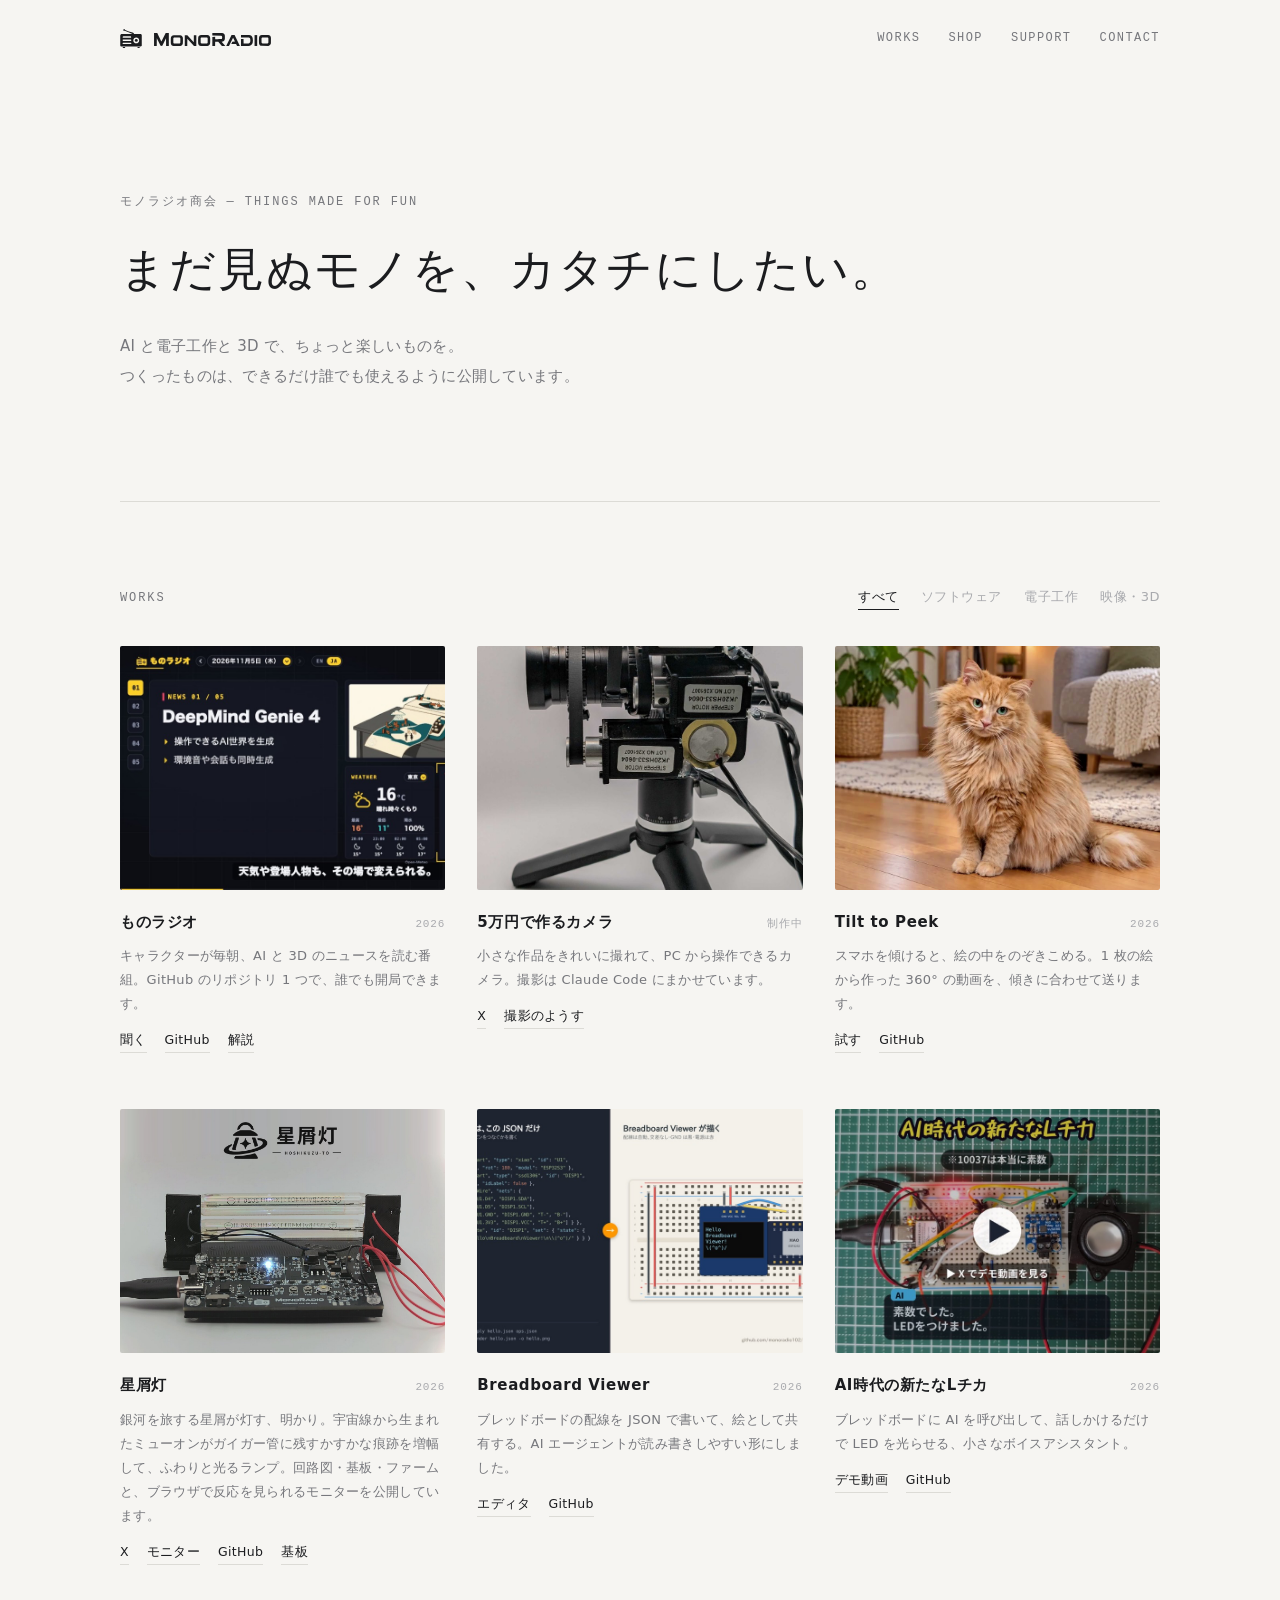
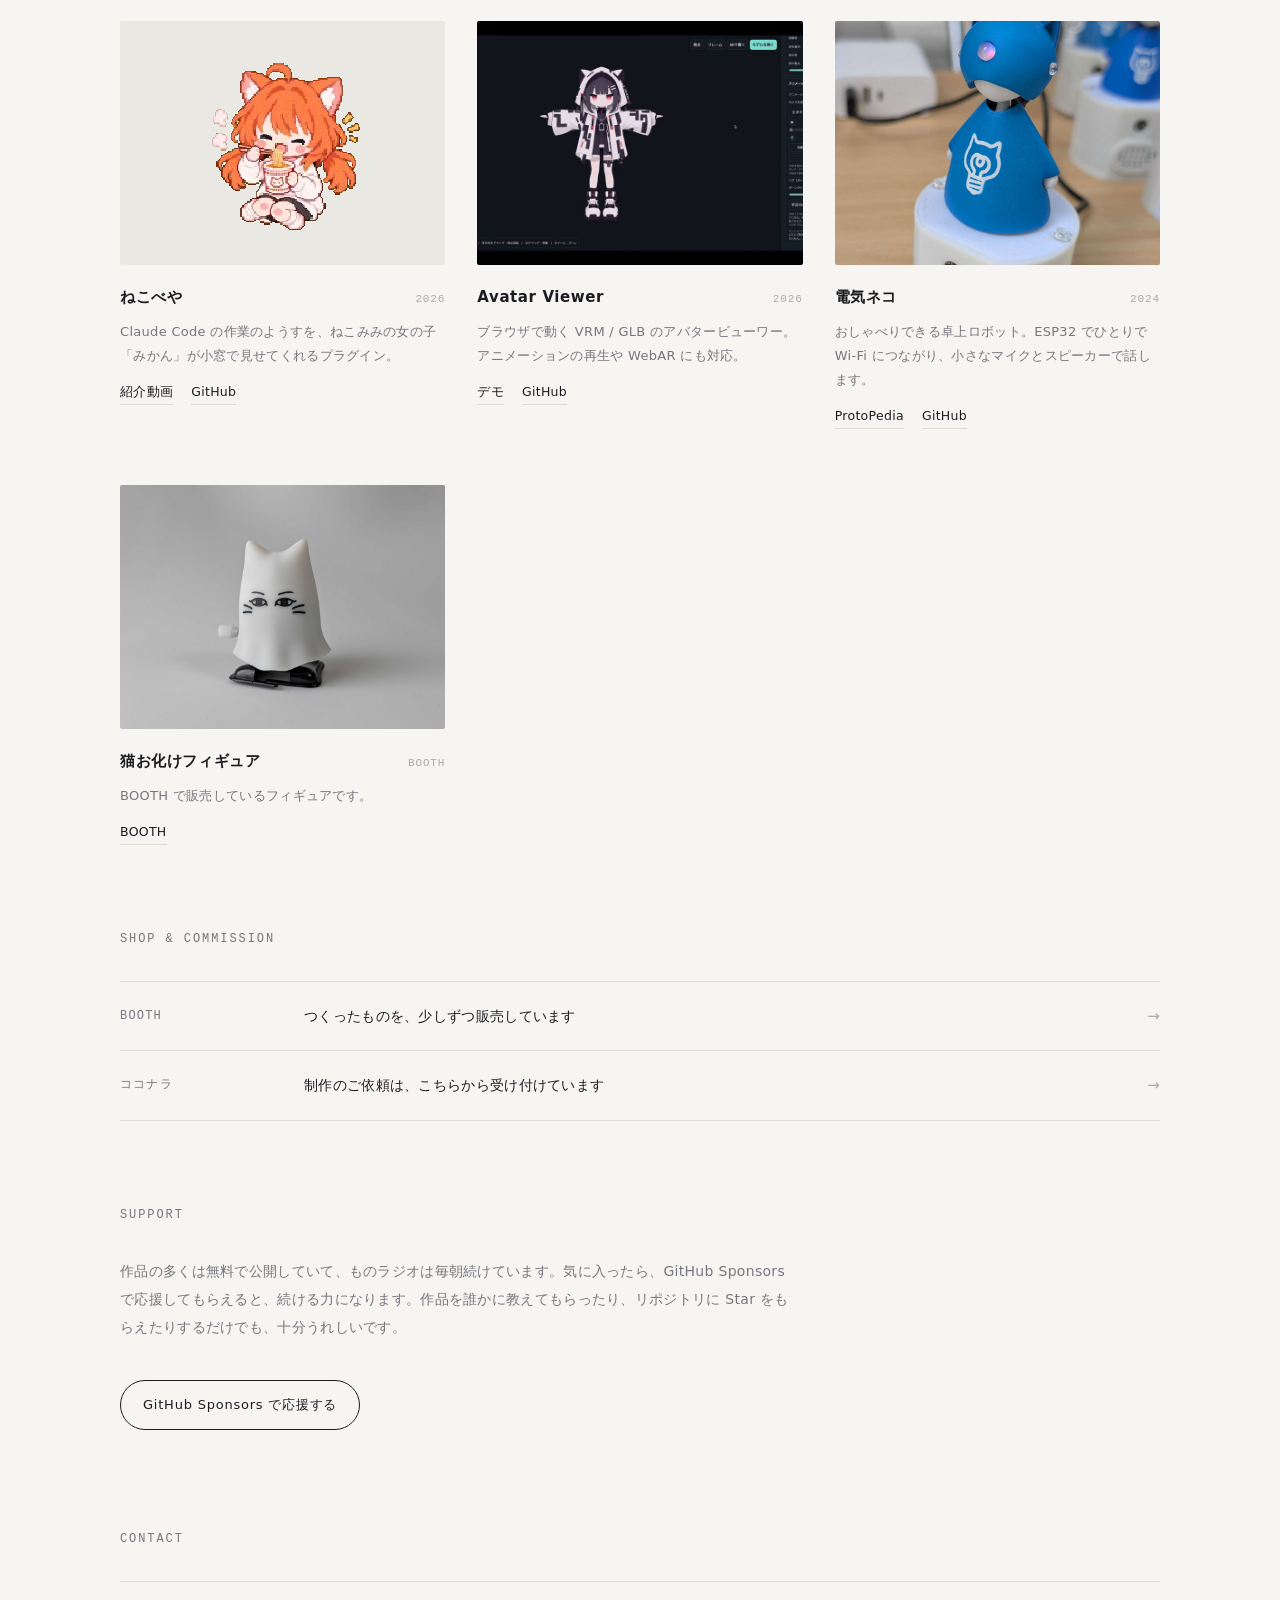
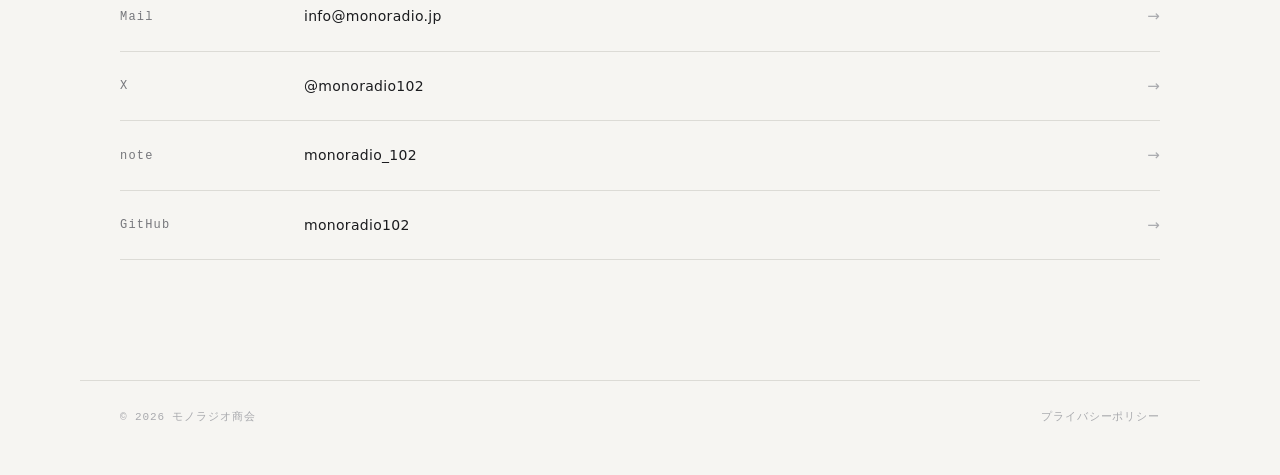
<file: index.html>
<!doctype html>
<html lang="ja">
<head>
<meta charset="utf-8">
<meta name="viewport" content="width=device-width,initial-scale=1">
<title>モノラジオ商会</title>
<meta name="description" content="まだ見ぬモノを、カタチにする。モノラジオ商会の作品集。AI と電子工作と 3D で、ちょっと楽しいものを作っています。">
<meta name="color-scheme" content="light dark">
<meta property="og:type" content="website">
<meta property="og:site_name" content="モノラジオ商会">
<meta property="og:title" content="モノラジオ商会">
<meta property="og:description" content="AI と電子工作と 3D で、ちょっと楽しいものを作っています。">
<meta property="og:url" content="https://monoradio.jp/">
<meta property="og:image" content="https://monoradio.jp/img/og.jpg">
<meta name="twitter:card" content="summary_large_image">
<meta name="twitter:site" content="@monoradio102">
<link rel="icon" href="img/favicon.svg" type="image/svg+xml">
<link rel="stylesheet" href="style.css">
</head>
<body>
<header class="top">
  <a class="brand" href="./" aria-label="モノラジオ商会 トップ"><i aria-hidden="true"></i><b aria-hidden="true"></b></a>
  <nav><a href="#works">Works</a><a href="#shop">Shop</a><a href="#support">Support</a><a href="#contact">Contact</a></nav>
</header>

<main>
<section class="hero">
  <p class="eyebrow">モノラジオ商会 &mdash; things made for fun</p>
  <h1><span>まだ見ぬモノを、</span><span>カタチにしたい。</span></h1>
  <p class="lead">AI と電子工作と 3D で、ちょっと楽しいものを。<br>つくったものは、できるだけ誰でも使えるように公開しています。</p>
</section>

<section id="works">
  <div class="head">
    <h2>Works</h2>
    <div class="filters" role="group" aria-label="作品のしぼりこみ">
      <button class="on" data-f="all">すべて</button>
      <button data-f="soft">ソフトウェア</button>
      <button data-f="elec">電子工作</button>
      <button data-f="art">映像・3D</button>
    </div>
  </div>
  <div class="grid" id="grid"></div>
</section>

<section id="shop">
  <div class="head"><h2>Shop &amp; Commission</h2></div>
  <ul class="rows">
    <li><a href="https://otetsudaineko.booth.pm/"><span class="k">BOOTH</span><span class="v">つくったものを、少しずつ販売しています</span><span class="arrow">→</span></a></li>
    <li><a href="https://coconala.com/users/5829606"><span class="k">ココナラ</span><span class="v">制作のご依頼は、こちらから受け付けています</span><span class="arrow">→</span></a></li>
  </ul>
</section>

<section id="support">
  <div class="head"><h2>Support</h2></div>
  <p class="text">作品の多くは無料で公開していて、ものラジオは毎朝続けています。気に入ったら、GitHub Sponsors で応援してもらえると、続ける力になります。作品を誰かに教えてもらったり、リポジトリに Star をもらえたりするだけでも、十分うれしいです。</p>
  <p><a class="btn" href="https://github.com/sponsors/monoradio102">GitHub Sponsors で応援する</a></p>
</section>

<section id="contact">
  <div class="head"><h2>Contact</h2></div>
  <ul class="rows">
    <li><a href="mailto:info@monoradio.jp"><span class="k">Mail</span><span class="v">info@monoradio.jp</span><span class="arrow">→</span></a></li>
    <li><a href="https://x.com/monoradio102"><span class="k">X</span><span class="v">@monoradio102</span><span class="arrow">→</span></a></li>
    <li><a href="https://note.com/monoradio_102"><span class="k">note</span><span class="v">monoradio_102</span><span class="arrow">→</span></a></li>
    <li><a href="https://github.com/monoradio102"><span class="k">GitHub</span><span class="v">monoradio102</span><span class="arrow">→</span></a></li>
  </ul>
</section>
</main>

<footer>
  <span>© 2026 モノラジオ商会</span>
  <a href="privacy.html">プライバシーポリシー</a>
</footer>

<script>
// the works, newest first. cat: soft / elec / art. The first link is where the picture goes
const X = "https://x.com/monoradio102/status/", GH = "https://github.com/monoradio102/";
const WORKS = [
  { title: "ものラジオ", date: "2026", cat: ["soft", "art"], img: "img/works/monoradio.jpg", pos: "left center",
    text: "キャラクターが毎朝、AI と 3D のニュースを読む番組。GitHub のリポジトリ 1 つで、誰でも開局できます。",
    links: [["聞く", "https://monoradio102.github.io/myradio/"], ["GitHub", GH + "myradio"], ["解説", "https://note.com/monoradio_102/n/n03a5d2efcd92"]] },
  { title: "5万円で作るカメラ", date: "制作中", cat: ["elec"], img: "img/works/camera.jpg",
    text: "小さな作品をきれいに撮れて、PC から操作できるカメラ。撮影は Claude Code にまかせています。",
    links: [["X", X + "2117588939053916559"], ["撮影のようす", X + "2117594705055957347"]] },
  { title: "Tilt to Peek", date: "2026", cat: ["soft", "art"], img: "img/works/tilt.jpg",
    text: "スマホを傾けると、絵の中をのぞきこめる。1 枚の絵から作った 360° の動画を、傾きに合わせて送ります。",
    links: [["試す", "https://monoradio102.github.io/tilt-to-peek/"], ["GitHub", GH + "tilt-to-peek"]] },
  { title: "星屑灯", date: "2026", cat: ["elec"], img: "img/works/hoshikuzu.jpg",
    text: "銀河を旅する星屑が灯す、明かり。宇宙線から生まれたミューオンがガイガー管に残すかすかな痕跡を増幅して、ふわりと光るランプ。回路図・基板・ファームと、ブラウザで反応を見られるモニターを公開しています。",
    links: [["X", X + "2116792043771212088"], ["モニター", "https://monoradio102.github.io/stardust-lamp/"], ["GitHub", GH + "stardust-lamp"], ["基板", X + "2113811762596495848"]] },
  { title: "Breadboard Viewer", date: "2026", cat: ["soft", "elec"], img: "img/works/breadboard.jpg",
    text: "ブレッドボードの配線を JSON で書いて、絵として共有する。AI エージェントが読み書きしやすい形にしました。",
    links: [["エディタ", "https://monoradio102.github.io/breadboard-viewer/"], ["GitHub", GH + "breadboard-viewer"]] },
  { title: "AI時代の新たなLチカ", date: "2026", cat: ["elec"], img: "img/works/lchika.jpg",
    text: "ブレッドボードに AI を呼び出して、話しかけるだけで LED を光らせる、小さなボイスアシスタント。",
    links: [["デモ動画", X + "2105485178928066602"], ["GitHub", GH + "ai-lchika"]] },
  { title: "ねこべや", date: "2026", cat: ["soft"], sprite: "img/works/mikan_eat.webp",
    text: "Claude Code の作業のようすを、ねこみみの女の子「みかん」が小窓で見せてくれるプラグイン。",
    links: [["紹介動画", X + "2104227635870228928"], ["GitHub", GH + "nekobeya"]] },
  { title: "Avatar Viewer", date: "2026", cat: ["soft", "art"], img: "img/works/avatar.jpg",
    text: "ブラウザで動く VRM / GLB のアバタービューワー。アニメーションの再生や WebAR にも対応。",
    links: [["デモ", "https://gltf-studio.lab.monoradio.jp"], ["GitHub", GH + "avatar-viewer"]] },
  { title: "電気ネコ", date: "2024", cat: ["elec"], img: "img/works/denkineko.jpg",
    text: "おしゃべりできる卓上ロボット。ESP32 でひとりで Wi-Fi につながり、小さなマイクとスピーカーで話します。",
    links: [["ProtoPedia", "https://protopedia.net/prototype/6450"], ["GitHub", "https://github.com/mikaka-robotics/denkineko"]] },
  { title: "猫お化けフィギュア", date: "BOOTH", cat: ["art"], img: "img/works/nekoobake.jpg",
    text: "BOOTH で販売しているフィギュアです。",
    links: [["BOOTH", "https://otetsudaineko.booth.pm/items/9070666"]] },
];
const esc = s => s.replace(/[&<>"]/g, c => ({ "&": "&amp;", "<": "&lt;", ">": "&gt;", '"': "&quot;" })[c]);
document.getElementById("grid").innerHTML = WORKS.map((w, i) => `
  <article class="work" data-cat="${w.cat.join(" ")}">
    <a class="pic" href="${w.links[0][1]}">${w.sprite
      ? `<span class="sprite" data-sheet="${w.sprite}" role="img" aria-label="${esc(w.title)}"></span>`
      : `<img src="${w.img}" alt="${esc(w.title)}" loading="lazy"${w.pos ? ` style="object-position:${w.pos}"` : ""}>`}</a>
    <div class="line"><h3>${esc(w.title)}</h3><span class="date">${w.date}</span></div>
    <p>${esc(w.text)}</p>
    <p class="links">${w.links.map(([l, u]) => `<a href="${u}">${l}</a>`).join("")}</p>
  </article>`).join("");
document.querySelectorAll(".filters button").forEach(b => b.onclick = () => {
  document.querySelectorAll(".filters button").forEach(x => x.classList.toggle("on", x === b));
  document.querySelectorAll(".work").forEach(w => w.hidden = b.dataset.f !== "all" && !w.dataset.cat.split(" ").includes(b.dataset.f));
});
// みかん on the ねこべや card eats ramen: a 10 x 4 sprite sheet; she moves only while the pointer is on the card
document.querySelectorAll(".sprite").forEach(s => {
  s.style.backgroundImage = `url(${s.dataset.sheet})`;
  const card = s.closest(".work"); let f = 0, timer = 0;
  const show = () => s.style.backgroundPosition = `${(f % 10) / 9 * 100}% ${Math.floor(f / 10) / 3 * 100}%`;
  card.addEventListener("pointerenter", () => { if (!timer) timer = setInterval(() => { f = (f + 1) % 40; show(); }, 120); });
  card.addEventListener("pointerleave", () => { clearInterval(timer); timer = 0; });
});
</script>
</body>
</html>
</file>
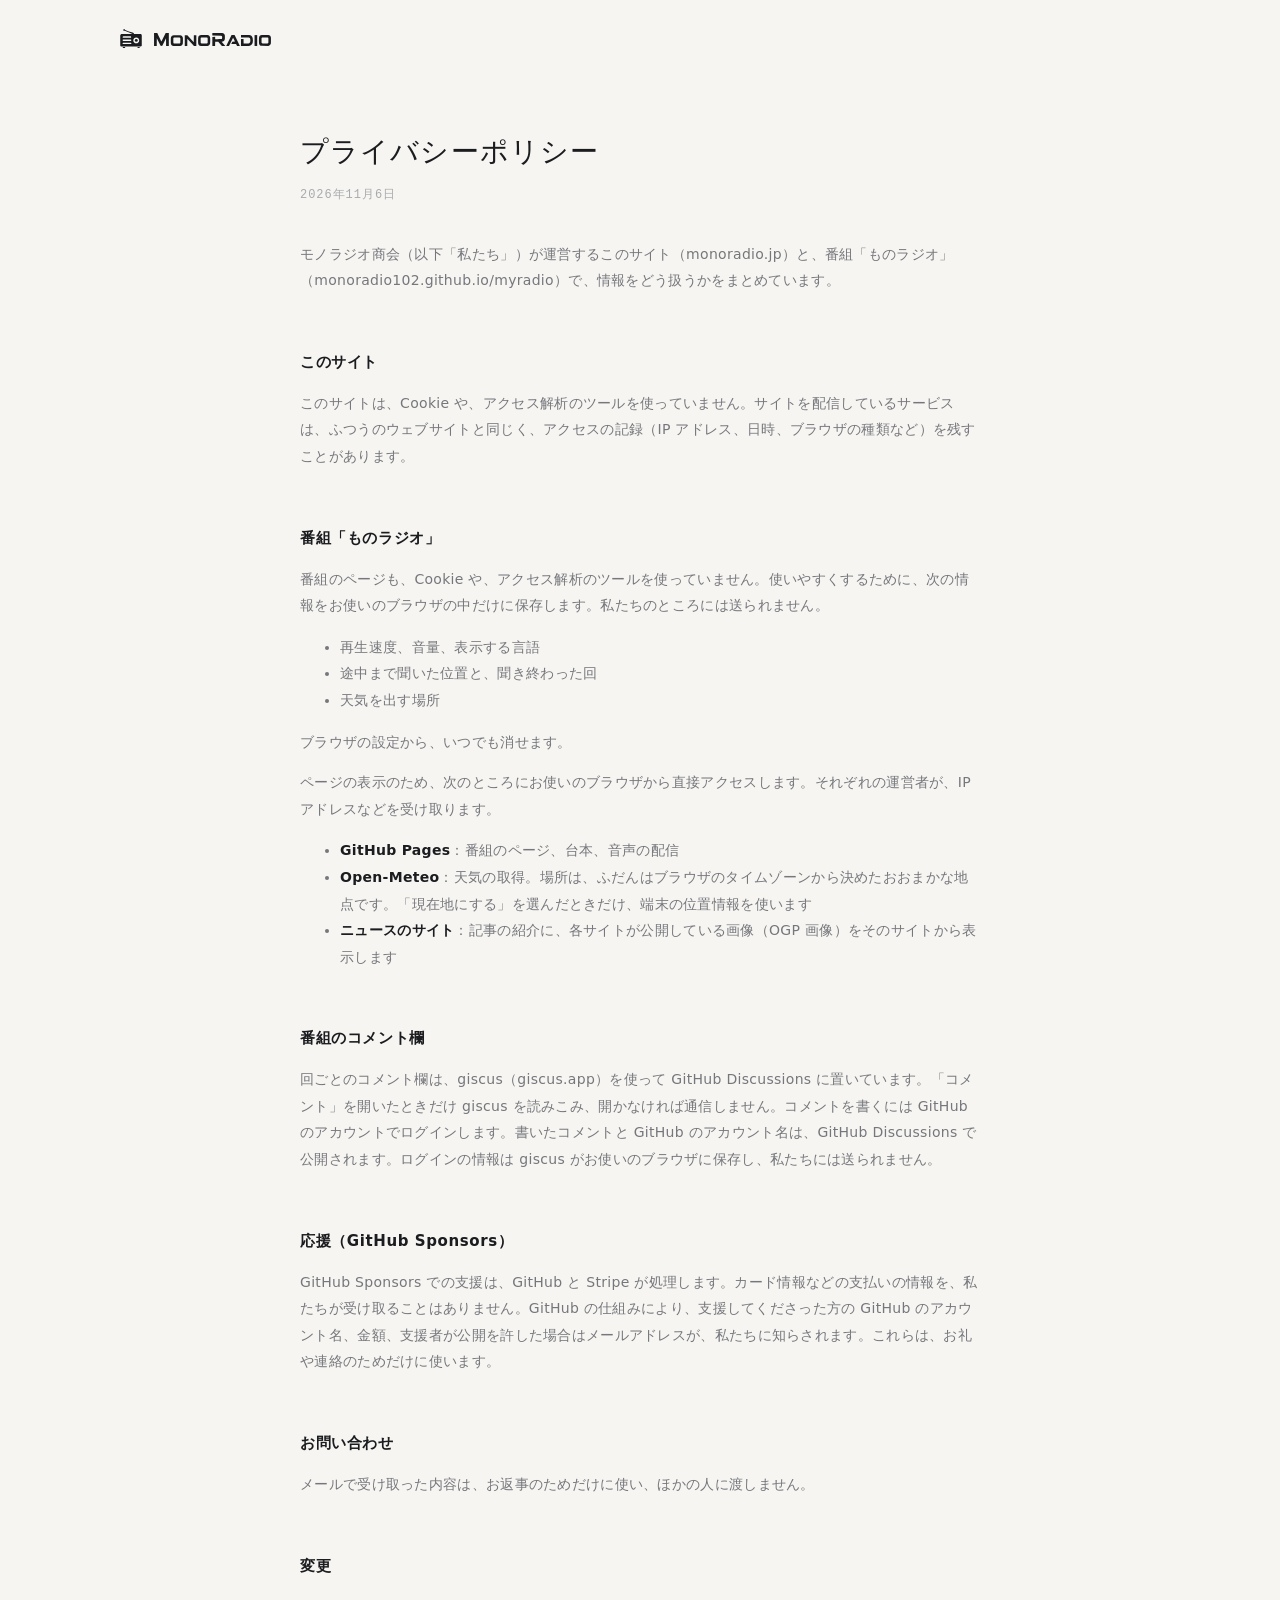
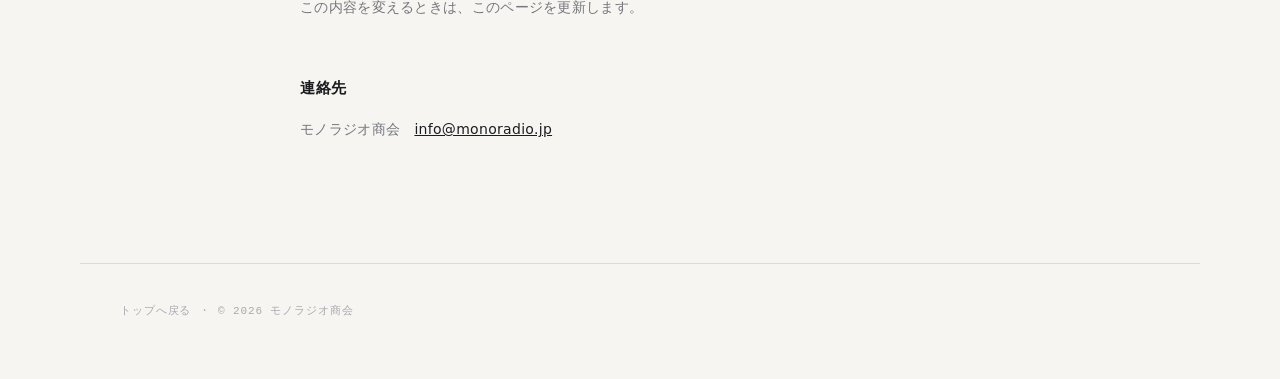
<file: privacy.html>
<!doctype html>
<html lang="ja">
<head>
<meta charset="utf-8">
<meta name="viewport" content="width=device-width,initial-scale=1">
<title>プライバシーポリシー | モノラジオ商会</title>
<meta name="description" content="モノラジオ商会のサイトと、番組「ものラジオ」での情報の扱い。">
<link rel="icon" href="img/favicon.svg" type="image/svg+xml">
<link rel="stylesheet" href="style.css">
</head>
<body>
<header class="top">
  <a class="brand" href="./" aria-label="モノラジオ商会 トップ"><i aria-hidden="true"></i><b aria-hidden="true"></b></a>
</header>
<main class="doc">
<h1>プライバシーポリシー</h1>
<p class="date">2026年11月6日</p>
<p>モノラジオ商会（以下「私たち」）が運営するこのサイト（monoradio.jp）と、番組「ものラジオ」（monoradio102.github.io/myradio）で、情報をどう扱うかをまとめています。</p>

<h2>このサイト</h2>
<p>このサイトは、Cookie や、アクセス解析のツールを使っていません。サイトを配信しているサービスは、ふつうのウェブサイトと同じく、アクセスの記録（IP アドレス、日時、ブラウザの種類など）を残すことがあります。</p>

<h2>番組「ものラジオ」</h2>
<p>番組のページも、Cookie や、アクセス解析のツールを使っていません。使いやすくするために、次の情報をお使いのブラウザの中だけに保存します。私たちのところには送られません。</p>
<ul>
  <li>再生速度、音量、表示する言語</li>
  <li>途中まで聞いた位置と、聞き終わった回</li>
  <li>天気を出す場所</li>
</ul>
<p>ブラウザの設定から、いつでも消せます。</p>
<p>ページの表示のため、次のところにお使いのブラウザから直接アクセスします。それぞれの運営者が、IP アドレスなどを受け取ります。</p>
<ul>
  <li><strong>GitHub Pages</strong>：番組のページ、台本、音声の配信</li>
  <li><strong>Open-Meteo</strong>：天気の取得。場所は、ふだんはブラウザのタイムゾーンから決めたおおまかな地点です。「現在地にする」を選んだときだけ、端末の位置情報を使います</li>
  <li><strong>ニュースのサイト</strong>：記事の紹介に、各サイトが公開している画像（OGP 画像）をそのサイトから表示します</li>
</ul>

<h2>番組のコメント欄</h2>
<p>回ごとのコメント欄は、giscus（giscus.app）を使って GitHub Discussions に置いています。「コメント」を開いたときだけ giscus を読みこみ、開かなければ通信しません。コメントを書くには GitHub のアカウントでログインします。書いたコメントと GitHub のアカウント名は、GitHub Discussions で公開されます。ログインの情報は giscus がお使いのブラウザに保存し、私たちには送られません。</p>

<h2>応援（GitHub Sponsors）</h2>
<p>GitHub Sponsors での支援は、GitHub と Stripe が処理します。カード情報などの支払いの情報を、私たちが受け取ることはありません。GitHub の仕組みにより、支援してくださった方の GitHub のアカウント名、金額、支援者が公開を許した場合はメールアドレスが、私たちに知らされます。これらは、お礼や連絡のためだけに使います。</p>

<h2>お問い合わせ</h2>
<p>メールで受け取った内容は、お返事のためだけに使い、ほかの人に渡しません。</p>

<h2>変更</h2>
<p>この内容を変えるときは、このページを更新します。</p>

<h2>連絡先</h2>
<p>モノラジオ商会　<a href="mailto:info@monoradio.jp">info@monoradio.jp</a></p>
</main>
<footer>
  <p><a href="./">トップへ戻る</a> ・ © 2026 モノラジオ商会</p>
</footer>
</body>
</html>
</file>
<file: style.css>
:root{--bg:#f6f5f2;--text:#1b1c1f;--muted:#76777c;--faint:#a9aaae;--line:#dcdbd6;--tile:#e9e8e3;--accent:#b8860b;
  --sans:"Hiragino Sans","Hiragino Kaku Gothic ProN","Noto Sans JP","Yu Gothic UI",system-ui,sans-serif;
  --mono:"SF Mono",ui-monospace,Menlo,Consolas,monospace}
@media (prefers-color-scheme:dark){
  :root:not([data-theme="light"]){--bg:#121315;--text:#e8e7e3;--muted:#8e8f94;--faint:#5c5d62;--line:#2a2b2f;--tile:#1c1d20;--accent:#e0b44c}}
:root[data-theme="dark"]{--bg:#121315;--text:#e8e7e3;--muted:#8e8f94;--faint:#5c5d62;--line:#2a2b2f;--tile:#1c1d20;--accent:#e0b44c}

*{box-sizing:border-box}
html{-webkit-tap-highlight-color:transparent;scroll-behavior:smooth}
body{margin:0;background:var(--bg);color:var(--text);font:15px/1.9 var(--sans);letter-spacing:.02em;
  -webkit-font-smoothing:antialiased}
a{color:inherit}
main,footer,.top{max-width:1120px;margin:0 auto;padding-left:40px;padding-right:40px}

.top{display:flex;align-items:center;justify-content:space-between;padding-top:28px;padding-bottom:28px}
.brand{display:flex;align-items:center;gap:10px;font-weight:600;font-size:15px;text-decoration:none;letter-spacing:.08em}
.brand{gap:12px}
.brand i{width:22px;height:20px;background:currentColor;-webkit-mask:url(img/logo.svg) center/contain no-repeat;mask:url(img/logo.svg) center/contain no-repeat}
.brand b{width:117px;height:13px;margin-top:3px;background:currentColor;-webkit-mask:url(img/wordmark.svg) center/contain no-repeat;mask:url(img/wordmark.svg) center/contain no-repeat}
.top nav{display:flex;gap:28px}
.top nav a{font:12px/1 var(--mono);letter-spacing:.12em;text-transform:uppercase;color:var(--muted);text-decoration:none}
.top nav a:hover{color:var(--text)}

.hero{padding:120px 0 110px;border-bottom:1px solid var(--line)}
.eyebrow{margin:0 0 28px;font:12px/1 var(--mono);letter-spacing:.16em;text-transform:uppercase;color:var(--muted)}
h1{margin:0;font-size:clamp(28px,4.2vw,46px);line-height:1.45;font-weight:500;letter-spacing:.04em}
h1 span{display:inline-block}
.lead{margin:28px 0 0;color:var(--muted);font-size:15px;line-height:2}

section{padding:88px 0 0}
.head{display:flex;align-items:baseline;justify-content:space-between;gap:24px;flex-wrap:wrap;margin-bottom:36px}
h2{margin:0;font:500 12px/1 var(--mono);letter-spacing:.16em;text-transform:uppercase;color:var(--muted)}
.filters{display:flex;gap:22px;flex-wrap:wrap}
.filters button{font:13px/1 var(--sans);letter-spacing:.04em;color:var(--faint);background:none;border:0;padding:0 0 6px;cursor:pointer;
  border-bottom:1px solid transparent}
.filters button:hover{color:var(--text)}
.filters button.on{color:var(--text);border-bottom-color:var(--text)}

.grid{display:grid;grid-template-columns:repeat(3,1fr);gap:56px 32px}
.work[hidden]{display:none}
.work .pic{position:relative;display:block;aspect-ratio:4/3;background:var(--tile);overflow:hidden;border-radius:2px}
.work .pic img{width:100%;height:100%;object-fit:cover;display:block;transition:opacity .25s}
@media (hover:hover){.work .pic:hover img{opacity:.86}}
.work .pic .sprite{position:absolute;left:50%;top:50%;height:78%;aspect-ratio:1;transform:translate(-50%,-50%);
  background-size:1000% 400%;background-position:0 0;image-rendering:pixelated}
.line{display:flex;align-items:baseline;justify-content:space-between;gap:12px;margin-top:18px}
.work h3{margin:0;font-size:15px;font-weight:600;letter-spacing:.04em}
.date{font:11px/1 var(--mono);letter-spacing:.08em;color:var(--faint);white-space:nowrap}
.work p{margin:8px 0 0;color:var(--muted);font-size:13px;line-height:1.85}
.work .links{display:flex;flex-wrap:wrap;gap:4px 18px;margin-top:12px}
.work .links a{font-size:12.5px;color:var(--text);text-decoration:none;border-bottom:1px solid var(--line);padding-bottom:1px}
.work .links a:hover{border-bottom-color:var(--text)}

.rows{list-style:none;margin:0;padding:0;border-top:1px solid var(--line)}
.rows li{border-bottom:1px solid var(--line)}
.rows a{display:grid;grid-template-columns:160px 1fr auto;align-items:center;gap:24px;padding:20px 0;text-decoration:none}
.rows .k{font:12px/1 var(--mono);letter-spacing:.1em;color:var(--muted)}
.rows .v{font-size:14px}
.rows .arrow{color:var(--faint);transition:transform .2s,color .2s}
@media (hover:hover){.rows a:hover .arrow{color:var(--text);transform:translateX(4px)}}

.text{max-width:680px;margin:0;color:var(--muted);font-size:14px;line-height:2}
.btn{display:inline-block;margin-top:24px;padding:12px 22px;border:1px solid var(--text);border-radius:999px;font-size:13px;
  letter-spacing:.06em;text-decoration:none;transition:background .2s,color .2s}
@media (hover:hover){.btn:hover{background:var(--text);color:var(--bg)}}

footer{display:flex;justify-content:space-between;gap:16px;flex-wrap:wrap;margin-top:120px;padding-top:28px;padding-bottom:48px;
  border-top:1px solid var(--line);font:11px/1.6 var(--mono);letter-spacing:.08em;color:var(--faint)}
footer a{text-decoration:none}
footer a:hover{color:var(--text)}

/* the privacy page */
.doc{max-width:760px;padding-top:56px}
.doc h1{font-size:28px}
.doc h2{margin:56px 0 16px;font:600 15px/1.6 var(--sans);letter-spacing:.04em;text-transform:none;color:var(--text)}
.doc p,.doc li{color:var(--muted);font-size:14px}
.doc strong{color:var(--text);font-weight:600}
.doc a{color:var(--text)}
.doc .date{font:12px/1 var(--mono);color:var(--faint);margin:16px 0 40px}

@media (max-width:900px){
  .grid{grid-template-columns:1fr 1fr;gap:48px 24px}
}
@media (max-width:600px){
  main,footer,.top{padding-left:20px;padding-right:20px}
  .top nav{display:none}
  .hero{padding:64px 0 64px}
  .lead br{display:none}
  section{padding-top:64px}
  .grid{grid-template-columns:1fr;gap:44px}
  .rows a{grid-template-columns:96px 1fr auto;gap:16px}
}
</file>
